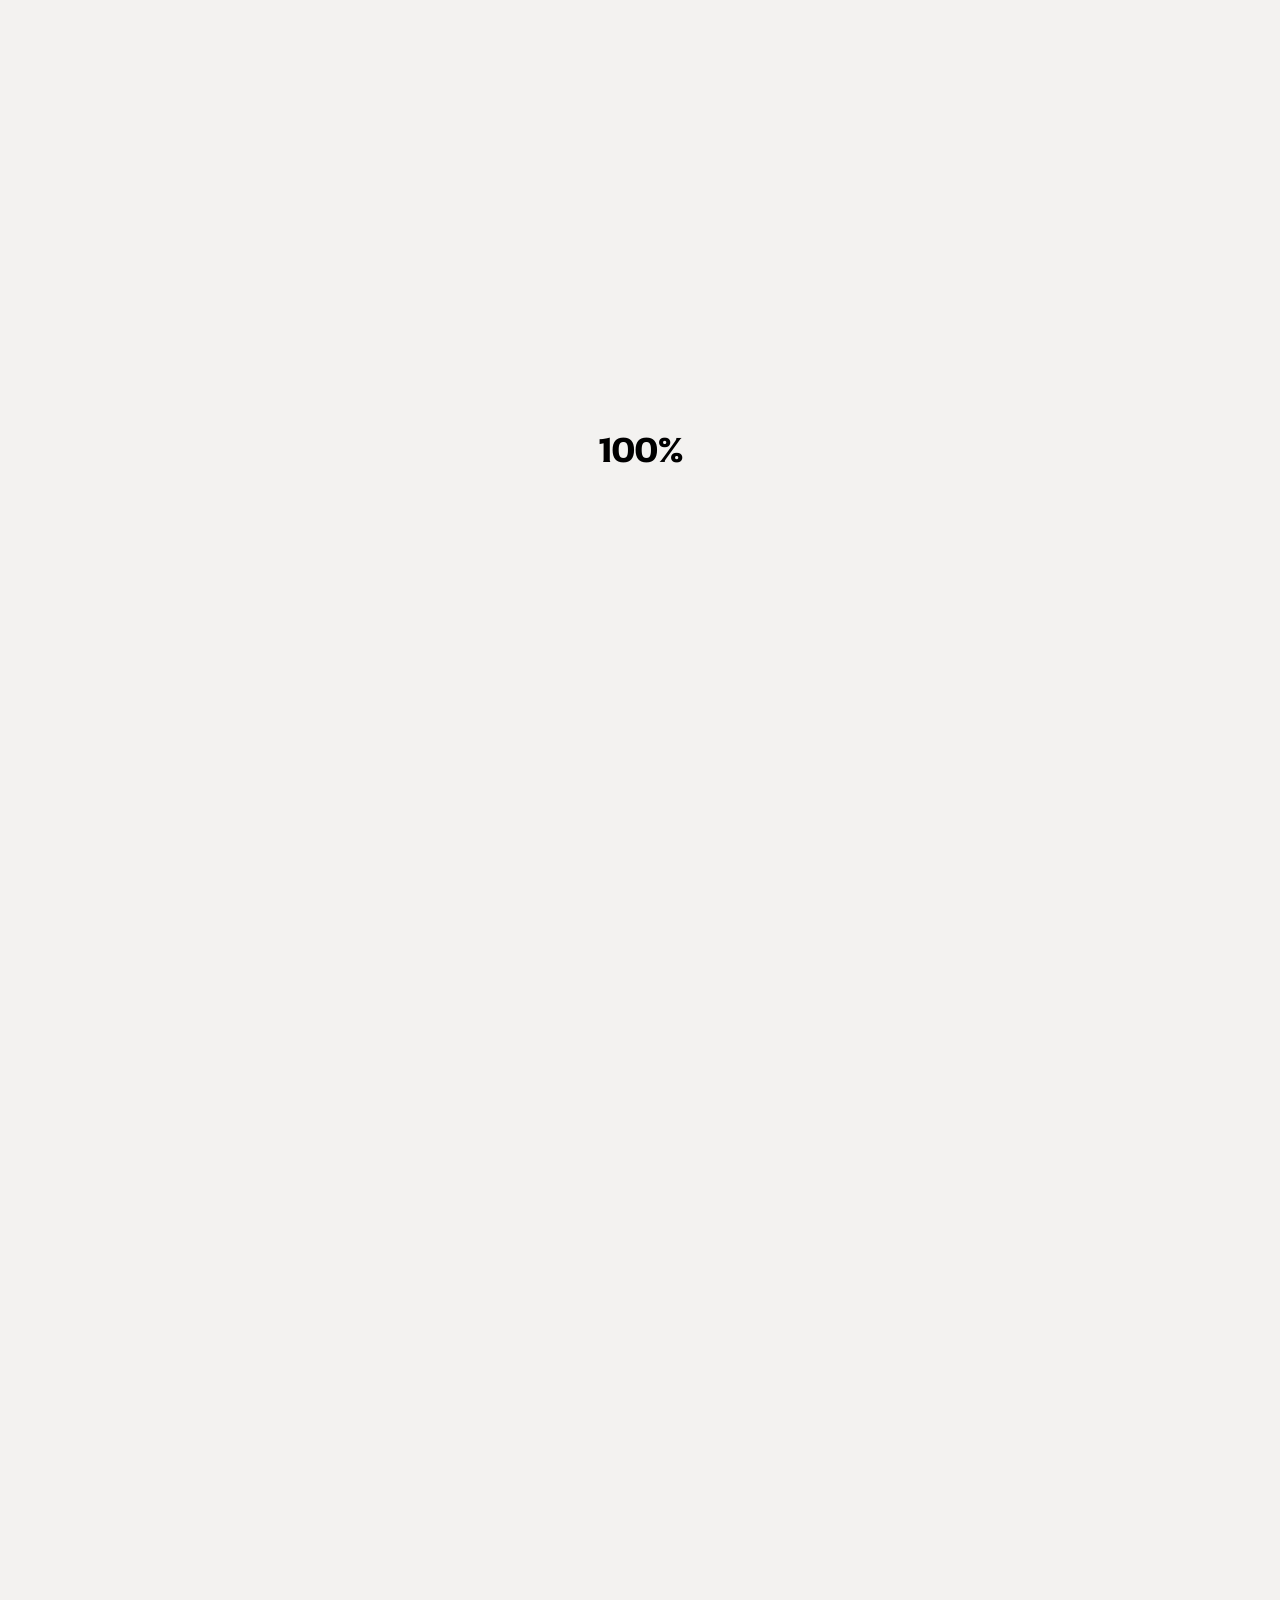
<file: index.html>
<!DOCTYPE html>
<html lang="ru" class="is-loading">
<head>
  <meta charset="UTF-8">
  <meta name="viewport" content="width=device-width, initial-scale=1">
  <title>Kristina Shecurina — Product Designer</title>
  <meta name="description" content="Портфолио: ведущий Product Designer с опытом 7+ лет. Проектирую продукты, которые работают на людей и бизнес.">
  <link rel="preconnect" href="https://fonts.googleapis.com">
  <link rel="preconnect" href="https://fonts.gstatic.com" crossorigin>
  <link href="https://fonts.googleapis.com/css2?family=Caveat&family=Inter:ital,wght@0,400;0,600;1,700&family=Inter+Tight:wght@500&family=Red+Rose:wght@700&display=swap" rel="stylesheet">
  <link rel="preload" as="image" href="head.png">
  <link rel="stylesheet" href="style.css?v=15">
</head>
<body data-page="home">

  <div class="loader" id="loader" aria-hidden="true">
    <p class="loader__num"><span id="loader-num">1</span>%</p>
  </div>

  <div class="cursor" id="cursor" aria-hidden="true">
    <img src="cursor.svg" width="34" height="34" alt="">
  </div>

  <header class="header" id="header">
    <a class="logo" href="index.html" data-logo aria-label="K.S — на главную">K.S</a>
    <div class="header__actions">
      <a class="btn-contact" href="https://t.me/k_shecurina" target="_blank" rel="noopener">
        <span class="btn-contact__icon"><img src="telegram.svg" width="18.462" height="15.3" alt=""></span>
        <span class="btn-contact__label">Связаться</span>
      </a>
      <button class="btn-burger" type="button" data-menu-open aria-label="Открыть меню" aria-expanded="false" aria-controls="menu">
        <img src="burger.svg" width="13.125" height="10.125" alt="">
      </button>
    </div>
  </header>

  <nav class="menu" id="menu" aria-label="Меню" aria-hidden="true">
    <button class="menu__close" type="button" data-menu-close aria-label="Закрыть меню">
      <img src="close.svg" width="14.9105" height="14.9673" alt="">
    </button>
    <ul class="menu__list">
      <li class="menu__item"><a class="menu__link" href="index.html#home"><span class="menu__text">Главная<img class="menu__line" src="underline-orange.svg" alt=""></span></a></li>
      <li class="menu__item"><a class="menu__link" href="index.html#projects"><span class="menu__text">Проекты<img class="menu__line" src="underline-orange.svg" alt=""></span></a></li>
      <li class="menu__item menu__item--sub"><a class="menu__link" href="ddx-fitness.html"><span class="menu__text">DDX Fitness<img class="menu__line" src="underline-orange.svg" alt=""></span></a></li>
      <li class="menu__item menu__item--sub"><span class="menu__link is-locked" aria-disabled="true"><span class="menu__text">Blockchain sports<img class="menu__line" src="underline-gray.svg" alt=""></span><span class="menu__lock"><img src="lock-black.svg" width="14" height="17" alt="Скоро"></span></span></li>
      <li class="menu__item menu__item--sub"><span class="menu__link is-locked" aria-disabled="true"><span class="menu__text">Liquid Mining<img class="menu__line" src="underline-gray.svg" alt=""></span><span class="menu__lock"><img src="lock-black.svg" width="14" height="17" alt="Скоро"></span></span></li>
      <li class="menu__item menu__item--sub"><span class="menu__link is-locked" aria-disabled="true"><span class="menu__text">Mirage<img class="menu__line" src="underline-gray.svg" alt=""></span><span class="menu__lock"><img src="lock-black.svg" width="14" height="17" alt="Скоро"></span></span></li>
      <li class="menu__item menu__item--sub"><span class="menu__link is-locked" aria-disabled="true"><span class="menu__text">Atom Target<img class="menu__line" src="underline-gray.svg" alt=""></span><span class="menu__lock"><img src="lock-black.svg" width="14" height="17" alt="Скоро"></span></span></li>
      <li class="menu__item menu__item--sub"><span class="menu__link is-locked" aria-disabled="true"><span class="menu__text">Insight People<img class="menu__line" src="underline-gray.svg" alt=""></span><span class="menu__lock"><img src="lock-black.svg" width="14" height="17" alt="Скоро"></span></span></li>
      <li class="menu__item"><a class="menu__link" href="index.html#contacts"><span class="menu__text">Контакты<img class="menu__line" src="underline-orange.svg" alt=""></span></a></li>
    </ul>
  </nav>

  <main>
    <section class="hero" id="home">
      <div class="hero__title-wrap">
        <h1 class="hero__title" data-split>portfolio <br class="br-mobile">product <br class="br-desktop"><br class="br-mobile">designer</h1>
        <div class="hero__tag" data-reveal="tag">
          <span class="hero__tag-text">7 лет опыта</span>
        </div>
        <img class="hero__tag-line" data-reveal="draw" src="tag-underline.svg" alt="">
      </div>

      <div class="hero__head" data-reveal="head">
        <div class="head" id="head">
          <div class="head__float">
            <img class="head__img" src="head.png" width="599" height="657" alt="3D-портрет Кристины">
            <span class="eye eye--l"></span>
            <span class="eye eye--r"></span>
          </div>
        </div>
      </div>

      <div class="hero__about" data-reveal style="--d: 500ms">
        <p>Проектирую продукты, которые работают <br>на людей и бизнес</p>
        <p>Ведущий Product Designer с опытом 7+ лет. Превращаю сложные задачи в понятные интерфейсы, развиваю дизайн-системы и помогаю командам создавать продукты, которые растут.</p>
      </div>

      <ul class="hero__socials" data-reveal style="--d: 650ms">
        <li><a class="link" href="https://ru.pinterest.com/ShekurinaProductDesigner/" target="_blank" rel="noopener">Pinterest</a></li>
        <li><a class="link" href="https://www.behance.net/kristinshcheku" target="_blank" rel="noopener">Behance</a></li>
        <li><a class="link" href="https://www.figma.com/design/wg0SSWU6YS7OdEj5748S8h/Portfolio-2026?node-id=7-16685&t=d7juMtPPTQgLZVu6-1" target="_blank" rel="noopener">Figma</a></li>
      </ul>
    </section>

    <section class="projects" id="projects">
      <h2 class="projects__title" data-split>Projects</h2>

      <div class="projects__grid">
        <article class="card" data-reveal>
          <img class="card__badge" src="badge-ddx.png" width="67" height="67" alt="">
          <div class="card__cover"><img src="cover-ddx.png" width="377" height="201" alt="DDX Fitness — экраны приложения" loading="lazy"></div>
          <div class="card__body">
            <h3 class="card__title">DDX Fitness</h3>
            <p class="card__role">Ведущий Product Designer · Mobile</p>
            <p class="card__text">Полный ребрендинг и редизайн ключевых сценариев приложения: главная, расписание, карта, авторизация, профиль, оплаты и др</p>
            <dl class="card__stats" style="--cols: 1fr 128px">
              <div><dt>≈2x</dt><dd>Сократила путь записи на тренировку</dd></div>
              <div><dt>2</dt><dd>Дизайн-системы <br>для web и mobile</dd></div>
            </dl>
          </div>
          <a class="card__btn card__btn--ddx" href="ddx-fitness.html">
            <span>Смотреть проект</span>
            <span class="card__btn-icon"><img src="arrow-up-right.svg" width="11.0114" height="10.2387" alt=""></span>
          </a>
        </article>

        <article class="card" data-reveal style="--d: 100ms">
          <img class="card__badge" src="badge-blockchain.png" width="67" height="67" alt="">
          <div class="card__cover"><img src="cover-blockchain.png" width="377" height="201" alt="Blockchain sports" loading="lazy"></div>
          <div class="card__body">
            <h3 class="card__title">Blockchain sports</h3>
            <p class="card__role">Senior Product Designer · Web</p>
            <p class="card__text">Развивала UX спортивной платформы: проверяла гипотезы через A/B-тесты, проектировала новые разделы и оптимизировала процессы разработки.</p>
            <dl class="card__stats" style="--cols: 199px 1fr">
              <div><dt>+15%</dt><dd>Удержание пользователей <br>в первую неделю</dd></div>
              <div><dt>−40%</dt><dd>Итераций при передаче <br>дизайна в разработку</dd></div>
            </dl>
          </div>
          <span class="card__btn is-locked" aria-disabled="true">
            <span>Пока оформляю</span>
            <span class="card__btn-icon"><img src="lock-white.svg" width="13.125" height="16.125" alt=""></span>
          </span>
        </article>

        <article class="card" data-reveal style="--d: 200ms">
          <img class="card__badge" src="badge-green.png" width="67" height="67" alt="">
          <div class="card__cover"><img src="cover-liquid.png" width="377" height="201" alt="Liquid Mining" loading="lazy"></div>
          <div class="card__body">
            <h3 class="card__title">Liquid Mining</h3>
            <p class="card__role">Senior Product Designer · Web · Mobile</p>
            <p class="card__text">Ребрендинг криптоплатформы с нуля от концепции до MVP 2.0, разработала единую дизайн-систему и улучшила ключевые сценарии.</p>
            <dl class="card__stats" style="--cols: 188px 1fr">
              <div><dt>+20%</dt><dd>Конверсия в регистрацию <br>и пополнение</dd></div>
              <div><dt>2</dt><dd>Адаптивных Дизайн системы под web и mobile</dd></div>
            </dl>
          </div>
          <span class="card__btn is-locked" aria-disabled="true">
            <span>Пока оформляю</span>
            <span class="card__btn-icon"><img src="lock-white.svg" width="13.125" height="16.125" alt=""></span>
          </span>
        </article>

        <article class="card" data-reveal>
          <img class="card__badge" src="badge-green.png" width="67" height="67" alt="">
          <div class="card__cover"><img src="cover-mirage.png" width="377" height="201" alt="Mirage" loading="lazy"></div>
          <div class="card__body">
            <h3 class="card__title">Mirage</h3>
            <p class="card__role">Senior Product Designer · Web · Mobile</p>
            <p class="card__text">Разработала адаптивные интерфейсы и UI Kit. На этапе прототипирования проверила сценарии и устранила критические UX-проблемы.</p>
            <dl class="card__stats" style="--cols: 1fr 120px">
              <div><dt>7</dt><dd>Критических UX-проблем устранено</dd></div>
              <div><dt>1</dt><dd>Дизайн-система<br>для mini-ap</dd></div>
            </dl>
          </div>
          <span class="card__btn is-locked" aria-disabled="true">
            <span>Пока оформляю</span>
            <span class="card__btn-icon"><img src="lock-white.svg" width="13.125" height="16.125" alt=""></span>
          </span>
        </article>

        <article class="card" data-reveal style="--d: 100ms">
          <img class="card__badge" src="badge-green.png" width="67" height="67" alt="">
          <div class="card__cover"><img src="cover-atom.png" width="377" height="201" alt="Atom Target" loading="lazy"></div>
          <div class="card__body">
            <h3 class="card__title">Atom Target</h3>
            <p class="card__role">Senior Product Designer · Web · Mobile</p>
            <p class="card__text">Спроектировала MVP B2B-сервиса. Через глубинные интервью выявила проблемы онбординга и переработала пользовательские сценарии.</p>
            <dl class="card__stats" style="--cols: 1fr 162px">
              <div><dt>−18%</dt><dd>Отказов <br>на первом экране</dd></div>
              <div><dt>10</dt><dd>Глубинных интервью <br>с пользователями</dd></div>
            </dl>
          </div>
          <span class="card__btn is-locked" aria-disabled="true">
            <span>Пока оформляю</span>
            <span class="card__btn-icon"><img src="lock-white.svg" width="13.125" height="16.125" alt=""></span>
          </span>
        </article>

        <article class="card" data-reveal style="--d: 200ms">
          <img class="card__badge" src="badge-insight.png" width="67" height="67" alt="">
          <div class="card__cover"><img src="cover-insight.png?v=15" width="377" height="201" alt="Insight People" loading="lazy"></div>
          <div class="card__body">
            <h3 class="card__title">Insight People</h3>
            <p class="card__role">Senior Product Designer · Web · Mobile</p>
            <p class="card__text">Разрабатывала веб-продукт с нуля: от концепции и UX-исследований до проектирования функционала, дизайн-ревью и запуска.</p>
            <dl class="card__stats" style="--cols: 1fr 1fr">
              <div><dt>0 → 1</dt><dd>Разработка <br>продукта с нуля</dd></div>
              <div><dt>End-to-end</dt><dd>От исследований<br>до реализации</dd></div>
            </dl>
          </div>
          <span class="card__btn is-locked" aria-disabled="true">
            <span>Пока оформляю</span>
            <span class="card__btn-icon"><img src="lock-white.svg" width="13.125" height="16.125" alt=""></span>
          </span>
        </article>
      </div>
    </section>
  </main>

  <footer class="footer" id="contacts">
    <div class="footer__cols">
      <div class="footer__col" data-reveal>
        <p class="footer__label">Меню</p>
        <ul>
          <li><a class="link" href="index.html#home">Главная</a></li>
          <li><a class="link" href="index.html#projects">Проекты</a></li>
        </ul>
      </div>
      <div class="footer__col" data-reveal style="--d: 100ms">
        <p class="footer__label">Социальные сети</p>
        <ul>
          <li><a class="link" href="https://ru.pinterest.com/ShekurinaProductDesigner/" target="_blank" rel="noopener">Pinterest</a></li>
          <li><a class="link" href="https://www.behance.net/kristinshcheku" target="_blank" rel="noopener">Behance</a></li>
          <li><a class="link" href="https://www.figma.com/design/wg0SSWU6YS7OdEj5748S8h/Portfolio-2026?node-id=7-16685&t=d7juMtPPTQgLZVu6-1" target="_blank" rel="noopener">Figma</a></li>
        </ul>
      </div>
      <div class="footer__col" data-reveal style="--d: 200ms">
        <p class="footer__label">Контакты</p>
        <ul>
          <li><a class="link" href="https://t.me/k_shecurina" target="_blank" rel="noopener">Telegram</a></li>
          <li><a class="link" href="https://wa.me/79090577886" target="_blank" rel="noopener">Whats App</a></li>
          <li><a class="link" href="mailto:kshekurina@yandex.ru">Email: kshekurina@yandex.ru</a></li>
        </ul>
      </div>
    </div>
    <p class="footer__giant" data-split="chars" aria-label="@ shekurina">@ shekurina</p>
  </footer>

  <script src="main.js?v=15"></script>
</body>
</html>
</file>
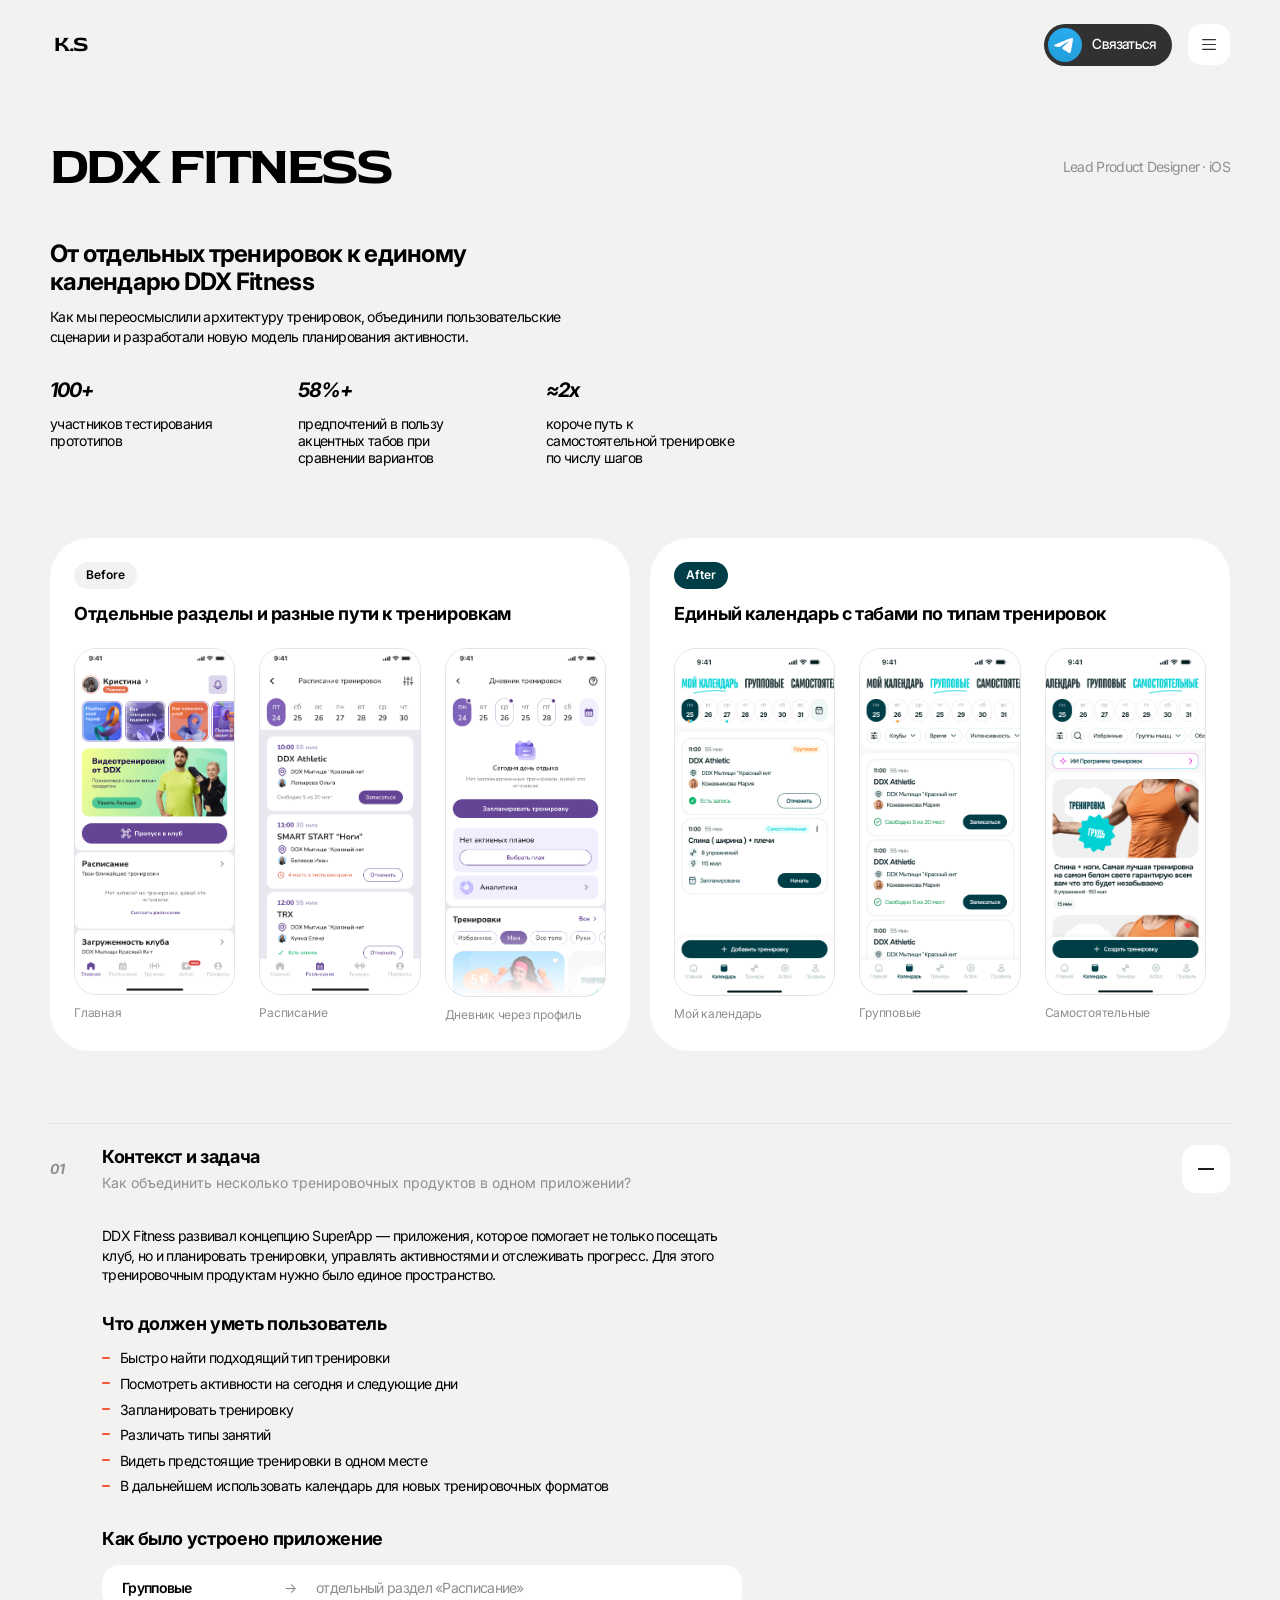
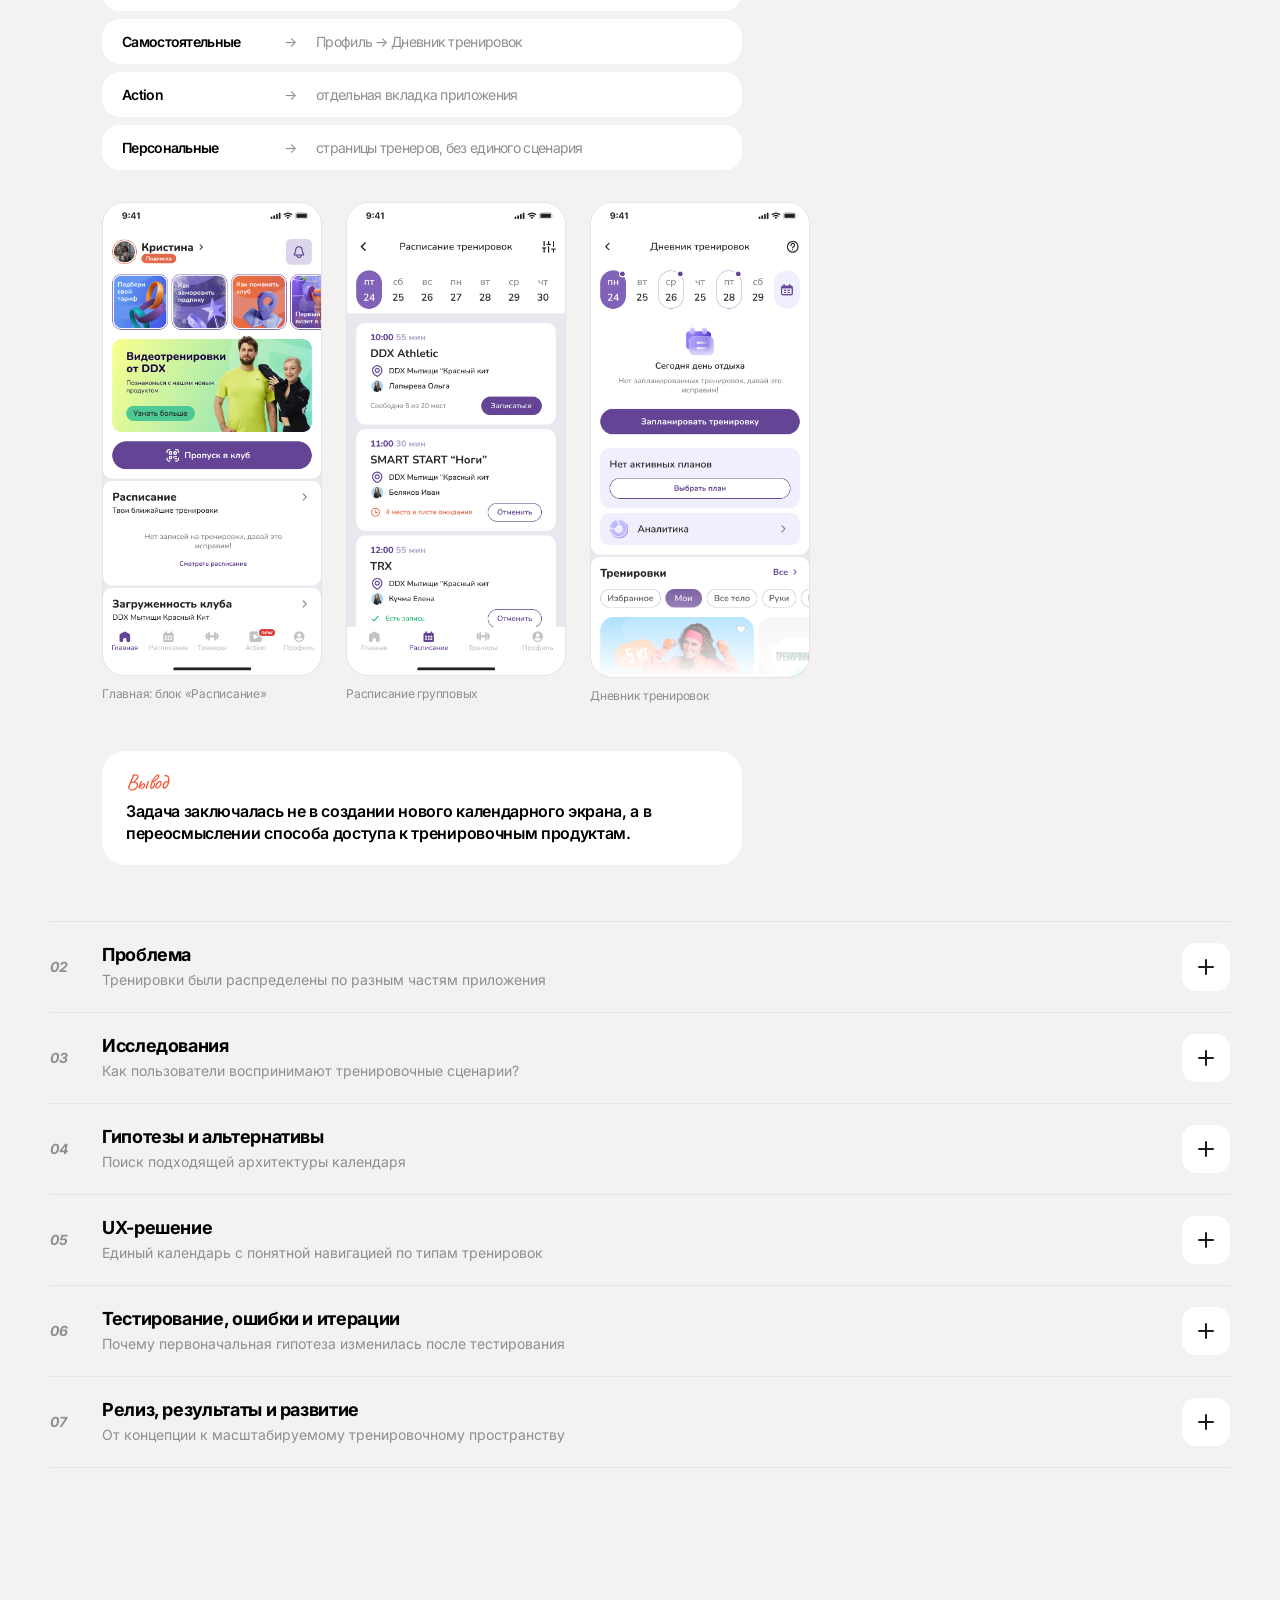
<file: ddx-fitness.html>
<!DOCTYPE html>
<html lang="ru" class="is-loading">
<head>
  <meta charset="UTF-8">
  <meta name="viewport" content="width=device-width, initial-scale=1">
  <title>DDX Fitness — Kristina Shecurina</title>
  <link rel="preconnect" href="https://fonts.googleapis.com">
  <link rel="preconnect" href="https://fonts.gstatic.com" crossorigin>
  <link href="https://fonts.googleapis.com/css2?family=Caveat&family=Inter:ital,wght@0,400;0,600;1,700&family=Inter+Tight:wght@500&family=Red+Rose:wght@700&display=swap" rel="stylesheet">
  <link rel="stylesheet" href="style.css?v=15">
</head>
<body data-page="ddx">

  <div class="loader" id="loader" aria-hidden="true">
    <p class="loader__num"><span id="loader-num">1</span>%</p>
  </div>

  <div class="cursor" id="cursor" aria-hidden="true">
    <img src="cursor.svg" width="34" height="34" alt="">
  </div>

  <header class="header" id="header">
    <a class="logo" href="index.html" data-logo aria-label="K.S — на главную">K.S</a>
    <div class="header__actions">
      <a class="btn-contact" href="https://t.me/k_shecurina" target="_blank" rel="noopener">
        <span class="btn-contact__icon"><img src="telegram.svg" width="18.462" height="15.3" alt=""></span>
        <span class="btn-contact__label">Связаться</span>
      </a>
      <button class="btn-burger" type="button" data-menu-open aria-label="Открыть меню" aria-expanded="false" aria-controls="menu">
        <img src="burger.svg" width="13.125" height="10.125" alt="">
      </button>
    </div>
  </header>

  <nav class="menu" id="menu" aria-label="Меню" aria-hidden="true">
    <button class="menu__close" type="button" data-menu-close aria-label="Закрыть меню">
      <img src="close.svg" width="14.9105" height="14.9673" alt="">
    </button>
    <ul class="menu__list">
      <li class="menu__item"><a class="menu__link" href="index.html#home"><span class="menu__text">Главная<img class="menu__line" src="underline-orange.svg" alt=""></span></a></li>
      <li class="menu__item"><a class="menu__link" href="index.html#projects"><span class="menu__text">Проекты<img class="menu__line" src="underline-orange.svg" alt=""></span></a></li>
      <li class="menu__item menu__item--sub"><a class="menu__link" href="ddx-fitness.html"><span class="menu__text">DDX Fitness<img class="menu__line" src="underline-orange.svg" alt=""></span></a></li>
      <li class="menu__item menu__item--sub"><span class="menu__link is-locked" aria-disabled="true"><span class="menu__text">Blockchain sports<img class="menu__line" src="underline-gray.svg" alt=""></span><span class="menu__lock"><img src="lock-black.svg" width="14" height="17" alt="Скоро"></span></span></li>
      <li class="menu__item menu__item--sub"><span class="menu__link is-locked" aria-disabled="true"><span class="menu__text">Liquid Mining<img class="menu__line" src="underline-gray.svg" alt=""></span><span class="menu__lock"><img src="lock-black.svg" width="14" height="17" alt="Скоро"></span></span></li>
      <li class="menu__item menu__item--sub"><span class="menu__link is-locked" aria-disabled="true"><span class="menu__text">Mirage<img class="menu__line" src="underline-gray.svg" alt=""></span><span class="menu__lock"><img src="lock-black.svg" width="14" height="17" alt="Скоро"></span></span></li>
      <li class="menu__item menu__item--sub"><span class="menu__link is-locked" aria-disabled="true"><span class="menu__text">Atom Target<img class="menu__line" src="underline-gray.svg" alt=""></span><span class="menu__lock"><img src="lock-black.svg" width="14" height="17" alt="Скоро"></span></span></li>
      <li class="menu__item menu__item--sub"><span class="menu__link is-locked" aria-disabled="true"><span class="menu__text">Insight People<img class="menu__line" src="underline-gray.svg" alt=""></span><span class="menu__lock"><img src="lock-black.svg" width="14" height="17" alt="Скоро"></span></span></li>
      <li class="menu__item"><a class="menu__link" href="index.html#contacts"><span class="menu__text">Контакты<img class="menu__line" src="underline-orange.svg" alt=""></span></a></li>
    </ul>
  </nav>

  <main class="case">
    <section class="case-hero">
      <div class="case-hero__top">
        <h1 class="case-hero__title" data-split>DDX Fitness</h1>
        <p class="case-hero__role" data-reveal>Lead Product Designer · iOS</p>
      </div>
      <div class="case-hero__lead" data-reveal style="--d: 150ms">
        <h2 class="case-hero__h">От отдельных тренировок к единому календарю DDX Fitness</h2>
        <p>Как мы переосмыслили архитектуру тренировок, объединили пользовательские сценарии и разработали новую модель планирования активности.</p>
      </div>
      <dl class="case-facts" data-reveal style="--d: 300ms">
        <div><dt>100+</dt><dd>участников тестирования прототипов</dd></div>
        <div><dt>58%+</dt><dd>предпочтений в пользу акцентных табов при сравнении вариантов</dd></div>
        <div><dt>≈2x</dt><dd>короче путь к самостоятельной тренировке по числу шагов</dd></div>
      </dl>
    </section>

    <section class="case-ba">
      <div class="case-ba__panel" data-reveal>
        <span class="case-ba__label">Before</span>
        <h2 class="case-h">Отдельные разделы и разные пути к тренировкам</h2>
        <div class="shots"><figure class="shot"><div class="shot__frame"><img src="old-home.png" width="375" height="812" loading="lazy" alt="Главная" data-zoom></div><figcaption>Главная</figcaption></figure><figure class="shot"><div class="shot__frame"><img src="old-schedule.png" width="375" height="812" loading="lazy" alt="Расписание" data-zoom></div><figcaption>Расписание</figcaption></figure><figure class="shot shot--crop"><div class="shot__frame"><img src="old-diary.png" width="375" height="1349" loading="lazy" alt="Дневник через профиль" data-zoom></div><figcaption>Дневник через профиль</figcaption></figure></div>
      </div>
      <div class="case-ba__panel" data-reveal style="--d: 120ms">
        <span class="case-ba__label case-ba__label--after">After</span>
        <h2 class="case-h">Единый календарь с табами по типам тренировок</h2>
        <div class="shots"><figure class="shot"><div class="shot__frame"><img src="final-active.png" width="390" height="846" loading="lazy" alt="Мой календарь" data-zoom></div><figcaption>Мой календарь</figcaption></figure><figure class="shot"><div class="shot__frame"><img src="tabs-final.png" width="390" height="844" loading="lazy" alt="Групповые" data-zoom></div><figcaption>Групповые</figcaption></figure><figure class="shot"><div class="shot__frame"><img src="self-default.png" width="390" height="844" loading="lazy" alt="Самостоятельные" data-zoom></div><figcaption>Самостоятельные</figcaption></figure></div>
      </div>
    </section>

    <section class="acc" aria-label="Этапы проекта">
        <article class="acc__item is-open">
          <button class="acc__head" type="button" aria-expanded="true" aria-controls="stage-01">
            <span class="acc__num">01</span>
            <span class="acc__titles"><span class="acc__title">Контекст и задача</span><span class="acc__sub">Как объединить несколько тренировочных продуктов в одном приложении?</span></span>
            <span class="acc__btn" aria-hidden="true"><i></i><i></i></span>
          </button>
          <div class="acc__panel" id="stage-01"><div class="acc__inner"><div class="acc__body">
<div class="case-text">
  <p>DDX Fitness развивал концепцию SuperApp — приложения, которое помогает не только посещать клуб, но и планировать тренировки, управлять активностями и отслеживать прогресс. Для этого тренировочным продуктам нужно было единое пространство.</p>
  <h3 class="case-h">Что должен уметь пользователь</h3>
  <ul class="case-list"><li>Быстро найти подходящий тип тренировки</li><li>Посмотреть активности на сегодня и следующие дни</li><li>Запланировать тренировку</li><li>Различать типы занятий</li><li>Видеть предстоящие тренировки в одном месте</li><li>В дальнейшем использовать календарь для новых тренировочных форматов</li></ul>
</div>
<h3 class="case-h">Как было устроено приложение</h3>
<div class="arch">
  <div class="arch__row"><span class="arch__node">Групповые</span><span class="arch__arrow">→</span><span class="arch__path">отдельный раздел «Расписание»</span></div>
  <div class="arch__row"><span class="arch__node">Самостоятельные</span><span class="arch__arrow">→</span><span class="arch__path">Профиль → Дневник тренировок</span></div>
  <div class="arch__row"><span class="arch__node">Action</span><span class="arch__arrow">→</span><span class="arch__path">отдельная вкладка приложения</span></div>
  <div class="arch__row"><span class="arch__node">Персональные</span><span class="arch__arrow">→</span><span class="arch__path">страницы тренеров, без единого сценария</span></div>
</div>
<div class="shots"><figure class="shot"><div class="shot__frame"><img src="old-home.png" width="375" height="812" loading="lazy" alt="Главная: блок «Расписание»" data-zoom></div><figcaption>Главная: блок «Расписание»</figcaption></figure><figure class="shot"><div class="shot__frame"><img src="old-schedule.png" width="375" height="812" loading="lazy" alt="Расписание групповых" data-zoom></div><figcaption>Расписание групповых</figcaption></figure><figure class="shot shot--crop"><div class="shot__frame"><img src="old-diary.png" width="375" height="1349" loading="lazy" alt="Дневник тренировок" data-zoom></div><figcaption>Дневник тренировок</figcaption></figure></div>
<p class="case-note"><span class="case-note__label">Вывод</span>Задача заключалась не в создании нового календарного экрана, а в переосмыслении способа доступа к тренировочным продуктам.</p>
</div></div></div>
        </article>
        <article class="acc__item">
          <button class="acc__head" type="button" aria-expanded="false" aria-controls="stage-02">
            <span class="acc__num">02</span>
            <span class="acc__titles"><span class="acc__title">Проблема</span><span class="acc__sub">Тренировки были распределены по разным частям приложения</span></span>
            <span class="acc__btn" aria-hidden="true"><i></i><i></i></span>
          </button>
          <div class="acc__panel" id="stage-02"><div class="acc__inner"><div class="acc__body">
<div class="case-grid3">
  <div class="case-card"><span class="case-card__num">1</span><h3 class="case-h">Групповые</h3><p>Раздел был доступен, но пользователям было непросто разобраться с фильтрами и датами.</p></div>
  <div class="case-card"><span class="case-card__num">2</span><h3 class="case-h">Самостоятельные</h3><p>Тренировки находились внутри дневника, который сначала нужно было найти через профиль.</p></div>
  <div class="case-card"><span class="case-card__num">3</span><h3 class="case-h">Action</h3><p>Существовал как отдельный продукт, ценность которого была понятна не всем пользователям.</p></div>
</div>
<div class="case-text"><p>Мы опирались на данные использования разделов, глубинные интервью и поведенческие метрики.</p></div>
<h3 class="case-h">Before: отдельные точки входа</h3>
<div class="shots"><figure class="shot"><div class="shot__frame"><img src="old-home.png" width="375" height="812" loading="lazy" alt="Главная" data-zoom></div><figcaption>Главная</figcaption></figure><figure class="shot"><div class="shot__frame"><img src="old-schedule.png" width="375" height="812" loading="lazy" alt="Расписание групповых" data-zoom></div><figcaption>Расписание групповых</figcaption></figure><figure class="shot"><div class="shot__frame"><img src="old-group.png" width="375" height="812" loading="lazy" alt="Карточка групповой тренировки" data-zoom></div><figcaption>Карточка групповой тренировки</figcaption></figure><figure class="shot shot--crop"><div class="shot__frame"><img src="old-profile.png" width="375" height="1066" loading="lazy" alt="Профиль — вход в дневник" data-zoom></div><figcaption>Профиль — вход в дневник</figcaption></figure><figure class="shot shot--crop"><div class="shot__frame"><img src="old-diary.png" width="375" height="1349" loading="lazy" alt="Дневник тренировок" data-zoom></div><figcaption>Дневник тренировок</figcaption></figure><figure class="shot shot--crop"><div class="shot__frame"><img src="old-trainer.png" width="375" height="2291" loading="lazy" alt="Профиль тренера" data-zoom></div><figcaption>Профиль тренера</figcaption></figure></div>
<p class="case-note"><span class="case-note__label">Вывод</span>У каждого типа тренировок был собственный путь, и пользователю приходилось помнить, где что находится.</p>
</div></div></div>
        </article>
        <article class="acc__item">
          <button class="acc__head" type="button" aria-expanded="false" aria-controls="stage-03">
            <span class="acc__num">03</span>
            <span class="acc__titles"><span class="acc__title">Исследования</span><span class="acc__sub">Как пользователи воспринимают тренировочные сценарии?</span></span>
            <span class="acc__btn" aria-hidden="true"><i></i><i></i></span>
          </button>
          <div class="acc__panel" id="stage-03"><div class="acc__inner"><div class="acc__body">
<div class="case-cols">
  <div class="case-text">
    <h3 class="case-h">Методы</h3>
    <ul class="case-list"><li>Глубинные интервью</li><li>Анализ продуктовой аналитики</li><li>Анализ бенчмарков</li><li>Usability-тестирование интерактивных прототипов</li></ul>
    <p>Организацию и проведение исследований вёл исследователь. Я определяла продуктовые вопросы, гипотезы и варианты решений, готовила прототипы и участвовала в анализе результатов.</p>
    <p>При отборе участников учитывали пол, возраст, опыт в фитнесе, занятия спортом и опыт использования приложения DDX.</p>
  </div>
  <div class="case-fact"><span class="case-fact__value">100+</span><span class="case-fact__label">человек приняли участие в тестировании прототипов на разных этапах — это суммарная цифра, а не размер одного теста</span></div>
</div>
<h3 class="case-h">Ключевой инсайт</h3>
<div class="case-cols case-cols--shot">
  <div class="shots"><figure class="shot"><div class="shot__frame"><img src="tabs-v1.png" width="390" height="844" loading="lazy" alt="Вариант с выпадающим single-select" data-zoom></div><figcaption>Вариант с выпадающим single-select</figcaption></figure></div>
  <div class="case-text"><p>Переключение типа тренировки через выпадающий single-select оказалось недостаточно понятным: пользователи не всегда замечали, что тип можно сменить.</p>
  <p class="case-note"><span class="case-note__label">Вывод</span>Навигация должна показывать доступные типы занятий, а не скрывать их внутри дополнительных действий.</p></div>
</div>
</div></div></div>
        </article>
        <article class="acc__item">
          <button class="acc__head" type="button" aria-expanded="false" aria-controls="stage-04">
            <span class="acc__num">04</span>
            <span class="acc__titles"><span class="acc__title">Гипотезы и альтернативы</span><span class="acc__sub">Поиск подходящей архитектуры календаря</span></span>
            <span class="acc__btn" aria-hidden="true"><i></i><i></i></span>
          </button>
          <div class="acc__panel" id="stage-04"><div class="acc__inner"><div class="acc__body">
<div class="concept">
  <div class="concept__text"><span class="concept__letter">A</span><h3 class="case-h">Общая лента тренировок</h3>
    <dl class="case-dl"><dt>Идея</dt><dd>Все тренировки дня в одной ленте с сортировкой по типам.</dd>
    <dt>Взаимодействие</dt><dd>Пользователь выбирает день и фильтрует ленту чипами по типу занятия.</dd>
    <dt>Что проверяли</dt><dd>Удобно ли искать нужный тип тренировки в общем списке.</dd>
    <dt>Плюсы и ограничения</dt><dd>Вся активность видна сразу, но разные типы тренировок оказываются в одном потоке.</dd></dl></div>
  <div class="shots"><figure class="shot"><div class="shot__frame"><img src="proto-empty-v1.png" width="390" height="844" loading="lazy" alt="Пустой день" data-zoom></div><figcaption>Пустой день</figcaption></figure><figure class="shot shot--crop"><div class="shot__frame"><img src="proto-full-v1.png" width="390" height="1403" loading="lazy" alt="Заполненный день" data-zoom></div><figcaption>Заполненный день</figcaption></figure><figure class="shot"><div class="shot__frame"><img src="proto-add-v1.png" width="390" height="844" loading="lazy" alt="Добавление тренировки" data-zoom></div><figcaption>Добавление тренировки</figcaption></figure></div>
</div>
<div class="concept">
  <div class="concept__text"><span class="concept__letter">B</span><h3 class="case-h">Календарная модель</h3>
    <dl class="case-dl"><dt>Идея</dt><dd>Таймлайн дня по аналогии с Google Calendar.</dd>
    <dt>Взаимодействие</dt><dd>Пользователь выбирает время и затем тип занятия.</dd>
    <dt>Что проверяли</dt><dd>Готовы ли пользователи планировать тренировку от времени, а не от типа.</dd>
    <dt>Плюсы и ограничения</dt><dd>Привычная календарная механика, но тип тренировки выбирается только на втором шаге.</dd></dl></div>
  <div class="shots"><figure class="shot"><div class="shot__frame"><img src="proto-empty-v2.png" width="390" height="844" loading="lazy" alt="Пустой таймлайн" data-zoom></div><figcaption>Пустой таймлайн</figcaption></figure><figure class="shot"><div class="shot__frame"><img src="cal-default-v2.png" width="390" height="844" loading="lazy" alt="День с отметкой времени" data-zoom></div><figcaption>День с отметкой времени</figcaption></figure><figure class="shot"><div class="shot__frame"><img src="cal-planned-v2.png" width="390" height="844" loading="lazy" alt="Все тренировки дня: запланированные и нет" data-zoom></div><figcaption>Все тренировки дня: запланированные и нет</figcaption></figure></div>
</div>
<div class="concept">
  <div class="concept__text"><span class="concept__letter">C</span><h3 class="case-h">Календарь с табами и карточками</h3>
    <dl class="case-dl"><dt>Идея</dt><dd>Календарь, в котором типы тренировок вынесены в навигацию.</dd>
    <dt>Взаимодействие</dt><dd>Пользователь переключает тип тренировки табом и работает с карточками выбранного раздела.</dd>
    <dt>Что проверяли</dt><dd>Замечают ли пользователи доступные типы тренировок и понимают ли, как между ними переключаться.</dd>
    <dt>Плюсы и ограничения</dt><dd>Типы занятий видны сразу; требуется единая структура карточек для разных продуктов.</dd></dl></div>
  <div class="shots"><figure class="shot"><div class="shot__frame"><img src="cal-default-v1.png" width="390" height="844" loading="lazy" alt="Пустой день" data-zoom></div><figcaption>Пустой день</figcaption></figure><figure class="shot"><div class="shot__frame"><img src="cal-planned-v1.png" width="390" height="844" loading="lazy" alt="Все тренировки дня: запланированные и нет" data-zoom></div><figcaption>Все тренировки дня: запланированные и нет</figcaption></figure><figure class="shot"><div class="shot__frame"><img src="tabs-v6.png" width="390" height="844" loading="lazy" alt="Табы по типам тренировок" data-zoom></div><figcaption>Табы по типам тренировок</figcaption></figure></div>
</div>
<p class="case-note"><span class="case-note__label">Вывод</span>Дальше мы развивали концепцию C: она делала типы тренировок видимыми без дополнительных действий.</p>
</div></div></div>
        </article>
        <article class="acc__item">
          <button class="acc__head" type="button" aria-expanded="false" aria-controls="stage-05">
            <span class="acc__num">05</span>
            <span class="acc__titles"><span class="acc__title">UX-решение</span><span class="acc__sub">Единый календарь с понятной навигацией по типам тренировок</span></span>
            <span class="acc__btn" aria-hidden="true"><i></i><i></i></span>
          </button>
          <div class="acc__panel" id="stage-05"><div class="acc__inner"><div class="acc__body">
<div class="decision">
  <div class="case-text"><h3 class="case-h">Акцентные табы</h3><p>Пользователь сразу видит доступные типы тренировок и переключается между ними без скрытых выпадающих списков.</p></div>
  <div class="shots"><figure class="shot"><div class="shot__frame"><img src="final-active.png" width="390" height="846" loading="lazy" alt="Мой календарь" data-zoom></div><figcaption>Мой календарь</figcaption></figure><figure class="shot"><div class="shot__frame"><img src="tabs-final.png" width="390" height="844" loading="lazy" alt="Групповые" data-zoom></div><figcaption>Групповые</figcaption></figure><figure class="shot"><div class="shot__frame"><img src="self-default.png" width="390" height="844" loading="lazy" alt="Самостоятельные" data-zoom></div><figcaption>Самостоятельные</figcaption></figure></div>
</div>
<div class="decision">
  <div class="case-text"><h3 class="case-h">Специализированные фильтры</h3>
    <dl class="case-dl"><dt>Групповые</dt><dd>Время, клуб, интенсивность, категории, тренеры, доступность записи и свободные места.</dd>
    <dt>Самостоятельные</dt><dd>Группы мышц, оборудование, автор программы и длительность.</dd>
    <dt>Action</dt><dd>Группы мышц, интенсивность, длительность, категории, тренировки дома или в зале и тренеры.</dd></dl>
    <p>Ключевые параметры видны сразу в чипах, расширенные настройки открываются в нижних панелях.</p></div>
  <div class="shots"><figure class="shot"><div class="shot__frame"><img src="group-filters.png" width="390" height="844" loading="lazy" alt="Групповые: активный фильтр" data-zoom></div><figcaption>Групповые: активный фильтр</figcaption></figure><figure class="shot"><div class="shot__frame"><img src="self-filters.png" width="390" height="844" loading="lazy" alt="Самостоятельные: фильтры" data-zoom></div><figcaption>Самостоятельные: фильтры</figcaption></figure><figure class="shot"><div class="shot__frame"><img src="group-empty.png" width="390" height="842" loading="lazy" alt="Пустой результат фильтрации" data-zoom></div><figcaption>Пустой результат фильтрации</figcaption></figure></div>
</div>
<div class="decision">
  <div class="case-text"><h3 class="case-h">Ближайшие тренировки</h3><p>В групповых сначала показываются ближайшие записи пользователя, затем остальные занятия.</p>
    <h3 class="case-h">Планирование из дневника</h3><p>Путь к самостоятельным тренировкам стал короче: дневник больше не нужно искать внутри профиля.</p></div>
  <div class="shots"><figure class="shot"><div class="shot__frame"><img src="near-2.png" width="390" height="844" loading="lazy" alt="Групповые: сначала записи пользователя" data-zoom></div><figcaption>Групповые: сначала записи пользователя</figcaption></figure><figure class="shot"><div class="shot__frame"><img src="near-all.png" width="390" height="844" loading="lazy" alt="Самостоятельные: запланированная и все тренировки" data-zoom></div><figcaption>Самостоятельные: запланированная и все тренировки</figcaption></figure></div>
</div>
<div class="decision">
  <div class="case-text"><h3 class="case-h">Календарь и пустые состояния</h3><p>В блоке календаря отображаются ближайшие активности или empty state с возможностью выбрать тренировку. Месячный вид показывает тренировочную активность по датам.</p></div>
  <div class="shots shots--flow"><figure class="shot"><div class="shot__frame"><img src="flow-empty.png" width="390" height="846" loading="lazy" alt="Empty state" data-zoom></div><figcaption>Empty state</figcaption></figure><figure class="shot"><div class="shot__frame"><img src="flow-3.png" width="390" height="920" loading="lazy" alt="Три тренировки в один день" data-zoom></div><figcaption>Три тренировки в один день</figcaption></figure><figure class="shot"><div class="shot__frame"><img src="flow-add.png" width="393" height="920" loading="lazy" alt="Нажатие на «Добавить тренировку»" data-zoom></div><figcaption>Нажатие на «Добавить тренировку»</figcaption></figure><figure class="shot"><div class="shot__frame"><img src="flow-calendar.png" width="390" height="844" loading="lazy" alt="Календарь" data-zoom></div><figcaption>Календарь</figcaption></figure></div>
</div>
<div class="decision">
  <div class="case-text"><h3 class="case-h">Общие паттерны и цвет</h3><p>Карточки разных тренировочных продуктов приведены к согласованной структуре с сохранением важной для каждого информации. Архитектура рассчитана на подключение новых типов тренировок.</p>
    <ul class="legend"><li><img src="chip-group.png" width="74" height="20" alt="Групповая"></li><li><img src="chip-self.png" width="112" height="20" alt="Самостоятельная"></li><li><img src="chip-action.png" width="50" height="20" alt="Action"></li></ul></div>
  <div class="shots"><figure class="shot"><div class="shot__frame"><img src="final-diary-active.png" width="390" height="846" loading="lazy" alt="Типы тренировок в одном дне" data-zoom></div><figcaption>Типы тренировок в одном дне</figcaption></figure><figure class="shot shot--blur"><div class="shot__frame"><img src="personal.png" width="390" height="844" loading="lazy" alt="Персональные"><span class="shot__badge">Ещё не в проде</span></div><figcaption>Персональные</figcaption></figure><figure class="shot shot--blur"><div class="shot__frame"><img src="action.png" width="390" height="844" loading="lazy" alt="Action"><span class="shot__badge">Ещё не в проде</span></div><figcaption>Action</figcaption></figure></div>
</div>
</div></div></div>
        </article>
        <article class="acc__item">
          <button class="acc__head" type="button" aria-expanded="false" aria-controls="stage-06">
            <span class="acc__num">06</span>
            <span class="acc__titles"><span class="acc__title">Тестирование, ошибки и итерации</span><span class="acc__sub">Почему первоначальная гипотеза изменилась после тестирования</span></span>
            <span class="acc__btn" aria-hidden="true"><i></i><i></i></span>
          </button>
          <div class="acc__panel" id="stage-06"><div class="acc__inner"><div class="acc__body">
<div class="case-text"><p>Мы проводили usability-тестирование альтернативных прототипов — это не A/B-тест на реальном трафике.</p></div>
<ol class="steps">
  <li class="steps__item"><span class="steps__num">1</span><h3 class="case-h">Исходная концепция</h3><p>Все типы тренировок предлагались как равнозначный выбор.</p><div class="shots"><figure class="shot"><div class="shot__frame"><img src="cal-default-v1.png" width="390" height="844" loading="lazy" alt="Равнозначный выбор типа" data-zoom></div><figcaption>Равнозначный выбор типа</figcaption></figure></div></li>
  <li class="steps__item"><span class="steps__num">2</span><h3 class="case-h">Результаты тестирования</h3><p>Пользователи предпочли более явную навигацию по типам тренировок. При сравнении реализаций табов акцентный вариант получил более 58% предпочтений.</p><div class="shots"><figure class="shot"><div class="shot__frame"><img src="tabs-v2.png" width="390" height="844" loading="lazy" alt="Версия 2" data-zoom></div><figcaption>Версия 2</figcaption></figure><figure class="shot"><div class="shot__frame"><img src="tabs-v6.png" width="390" height="844" loading="lazy" alt="Версия 6" data-zoom></div><figcaption>Версия 6</figcaption></figure></div></li>
  <li class="steps__item"><span class="steps__num">3</span><h3 class="case-h">Обнаруженная проблема</h3><p>Гипотеза о равнозначном выборе уступила варианту с приоритетом групповых: они оставались основным пользовательским сценарием.</p><div class="shots"><figure class="shot"><div class="shot__frame"><img src="tabs-v1.png" width="390" height="844" loading="lazy" alt="Single-select скрывал типы" data-zoom></div><figcaption>Single-select скрывал типы</figcaption></figure></div></li>
  <li class="steps__item"><span class="steps__num">4</span><h3 class="case-h">Изменённое решение</h3><p>Групповые тренировки открываются сразу. Переход к календарю и выбор других типов сохранены в табах.</p></li>
  <li class="steps__item"><span class="steps__num">5</span><h3 class="case-h">Финальный вариант</h3><p>Акцентные табы: «Мой календарь», «Групповые», «Самостоятельные».</p><div class="shots"><figure class="shot"><div class="shot__frame"><img src="tabs-final.png" width="390" height="844" loading="lazy" alt="Групповые открыты по умолчанию" data-zoom></div><figcaption>Групповые открыты по умолчанию</figcaption></figure></div></li>
</ol>
<p class="case-foot">58% — доля предпочтений в отдельном сравнении вариантов табов; она не относится ко всей выборке 100+ участников.</p>
<p class="case-note"><span class="case-note__label">Ключевой вывод</span>Дизайн-решение должно учитывать не только логичность архитектуры, но и реальное поведение аудитории.</p>
</div></div></div>
        </article>
        <article class="acc__item">
          <button class="acc__head" type="button" aria-expanded="false" aria-controls="stage-07">
            <span class="acc__num">07</span>
            <span class="acc__titles"><span class="acc__title">Релиз, результаты и развитие</span><span class="acc__sub">От концепции к масштабируемому тренировочному пространству</span></span>
            <span class="acc__btn" aria-hidden="true"><i></i><i></i></span>
          </button>
          <div class="acc__panel" id="stage-07"><div class="acc__inner"><div class="acc__body">
<div class="case-text">
  <h3 class="case-h">Что изменилось</h3>
  <ul class="case-list"><li>Путь к самостоятельной тренировке сократился примерно в 2 раза по числу шагов</li><li>Пользователь работает с тренировками через общую календарную механику</li><li>Разные сценарии получили согласованную визуальную структуру</li><li>Тренировочная активность видна по датам</li><li>Использование календаря растёт — точный процент не раскрывается</li><li>Подготовлены onboarding stories для знакомства с новой функциональностью</li></ul>
</div>
<div class="case-grid3 status">
  <div class="case-card"><span class="status__label status__label--done">Уже реализовано</span><p>В продакшен выпущен календарь для двух разделов — групповых и самостоятельных тренировок.</p></div>
  <div class="case-card"><span class="status__label status__label--wip">На ревью и в разработке</span><p>Персональные тренировки и Action проходят ревью и готовятся к разработке.</p></div>
  <div class="case-card"><span class="status__label">Дальнейшее развитие</span><p>Подключение новых тренировочных форматов к общей календарной механике.</p></div>
</div>
<div class="shots"><figure class="shot"><div class="shot__frame"><img src="final-active.png" width="390" height="846" loading="lazy" alt="В продакшене: календарь" data-zoom></div><figcaption>В продакшене: календарь</figcaption></figure><figure class="shot"><div class="shot__frame"><img src="group-default.png" width="390" height="844" loading="lazy" alt="В продакшене: групповые" data-zoom></div><figcaption>В продакшене: групповые</figcaption></figure><figure class="shot"><div class="shot__frame"><img src="self-default.png" width="390" height="844" loading="lazy" alt="В продакшене: самостоятельные" data-zoom></div><figcaption>В продакшене: самостоятельные</figcaption></figure><figure class="shot shot--blur"><div class="shot__frame"><img src="personal.png" width="390" height="844" loading="lazy" alt="Персональные"><span class="shot__badge">Ещё не в проде</span></div><figcaption>Персональные</figcaption></figure><figure class="shot shot--blur"><div class="shot__frame"><img src="action.png" width="390" height="844" loading="lazy" alt="Action"><span class="shot__badge">Ещё не в проде</span></div><figcaption>Action</figcaption></figure></div>
</div></div></div>
        </article>
    </section>

    <section class="takeaways">
      <h2 class="takeaways__title" data-split>Мои выводы</h2>
      <div class="takeaways__grid">
        <div class="case-card" data-reveal><span class="case-card__num">1</span><h3 class="case-h">Единая архитектура не означает одинаковый сценарий для всех</h3><p>Объединяя продукты, важно учитывать реальную частотность использования каждого из них. Исследование показало, что равнозначная навигация не всегда эффективнее приоритизации основного сценария.</p></div>
        <div class="case-card" data-reveal style="--d: 80ms"><span class="case-card__num">2</span><h3 class="case-h">Видимая навигация может быть понятнее компактной</h3><p>Single-select экономил пространство, но скрывал доступные возможности. Акцентные табы сделали выбор более очевидным.</p></div>
        <div class="case-card" data-reveal><span class="case-card__num">3</span><h3 class="case-h">Консистентность интерфейса начинается с системы</h3><p>Объединение разных карточек потребовало работы не только над визуальным стилем, но и над структурой данных, компонентами и правилами их использования.</p></div>
        <div class="case-card" data-reveal style="--d: 80ms"><span class="case-card__num">4</span><h3 class="case-h">Исследования должны менять продуктовые решения</h3><p>Первоначальная идея не обязана становиться финальной. Ценность исследований в том, чтобы вовремя обнаружить расхождение между дизайнерскими предположениями и поведением пользователей.</p></div>
      </div>
      <blockquote class="takeaways__quote" data-reveal>Этот проект показал мне, что сильное продуктовое решение рождается не из стремления объединить всё в одном интерфейсе, а из понимания того, как люди действительно используют продукт.</blockquote>
      <a class="case-back" href="index.html#projects" data-reveal><span aria-hidden="true">←</span> Все проекты</a>
    </section>
  </main>

  <div class="lightbox" id="lightbox" aria-hidden="true"><img alt=""></div>

  <footer class="footer" id="contacts">
    <div class="footer__cols">
      <div class="footer__col" data-reveal>
        <p class="footer__label">Меню</p>
        <ul>
          <li><a class="link" href="index.html#home">Главная</a></li>
          <li><a class="link" href="index.html#projects">Проекты</a></li>
        </ul>
      </div>
      <div class="footer__col" data-reveal style="--d: 100ms">
        <p class="footer__label">Социальные сети</p>
        <ul>
          <li><a class="link" href="https://ru.pinterest.com/ShekurinaProductDesigner/" target="_blank" rel="noopener">Pinterest</a></li>
          <li><a class="link" href="https://www.behance.net/kristinshcheku" target="_blank" rel="noopener">Behance</a></li>
          <li><a class="link" href="https://www.figma.com/design/wg0SSWU6YS7OdEj5748S8h/Portfolio-2026?node-id=7-16685&t=d7juMtPPTQgLZVu6-1" target="_blank" rel="noopener">Figma</a></li>
        </ul>
      </div>
      <div class="footer__col" data-reveal style="--d: 200ms">
        <p class="footer__label">Контакты</p>
        <ul>
          <li><a class="link" href="https://t.me/k_shecurina" target="_blank" rel="noopener">Telegram</a></li>
          <li><a class="link" href="https://wa.me/79090577886" target="_blank" rel="noopener">Whats App</a></li>
          <li><a class="link" href="mailto:kshekurina@yandex.ru">Email: kshekurina@yandex.ru</a></li>
        </ul>
      </div>
    </div>
    <p class="footer__giant" data-split="chars" aria-label="@ shekurina">@ shekurina</p>
  </footer>

  <script src="main.js?v=15"></script>
</body>
</html>
</file>
<file: style.css>
:root {
  --bg: #f3f2f0;
  --black: #000;
  --dark: #313131;
  --accent: #f55634;
  --gray: #8f8f8f;
  --gray-label: #737373;
  --white: #fff;
  --pad: 50px;
  --ease: cubic-bezier(.2, .8, .2, 1);
  --ease-io: cubic-bezier(.76, 0, .24, 1);
  --font-display: 'Red Rose', sans-serif;
  --font-text: 'Inter', sans-serif;
}

*, *::before, *::after { box-sizing: border-box; }

html { -webkit-text-size-adjust: 100%; }
html.is-loading, html.menu-open { overflow: hidden; }

body {
  margin: 0;
  background: var(--bg);
  color: var(--black);
  font-family: var(--font-text);
  font-size: 14px;
  line-height: 1.22;
  letter-spacing: -0.05em;
  -webkit-font-smoothing: antialiased;
  overflow-x: clip;
}

h1, h2, h3, p, ul, dl, dd { margin: 0; }
ul { padding: 0; list-style: none; }
img { display: block; max-width: none; }
a { color: inherit; text-decoration: none; }
button { font: inherit; color: inherit; border: 0; background: none; padding: 0; cursor: pointer; }

.br-mobile { display: none; }

/* ---------- Cursor ---------- */
.cursor {
  position: fixed;
  top: 0;
  left: 0;
  z-index: 200;
  width: 34px;
  height: 34px;
  margin: -17px 0 0 -17px;
  pointer-events: none;
  opacity: 0;
  transition: opacity .3s;
  display: none;
}
.cursor img {
  transition: transform .35s var(--ease);
  animation: cursor-spin 6s linear infinite;
}
.has-cursor .cursor { display: block; }
.has-cursor .cursor.is-visible { opacity: 1; }
.has-cursor .cursor.is-hover img { transform: scale(1.7); animation-play-state: paused; }
.has-cursor .cursor.is-down img { transform: scale(.75); }
.has-cursor, .has-cursor * { cursor: none !important; }
@keyframes cursor-spin { to { rotate: 360deg; } }

/* ---------- Loader ---------- */
.loader {
  position: fixed;
  inset: 0;
  z-index: 100;
  display: flex;
  align-items: center;
  justify-content: center;
  background: var(--bg);
  transition: transform .9s var(--ease-io);
}
.loader__num {
  font-family: var(--font-display);
  font-weight: 700;
  font-size: 40px;
  line-height: .82;
  letter-spacing: -2px;
  text-transform: uppercase;
  font-variant-numeric: tabular-nums;
  transition: transform .5s var(--ease-io), opacity .4s;
}
.is-loaded .loader { transform: translateY(-100%); pointer-events: none; }
.is-loaded .loader__num { transform: translateY(-40px); opacity: 0; }

/* ---------- Header ---------- */
.header {
  position: fixed;
  top: 0;
  left: 0;
  right: 0;
  z-index: 50;
  display: flex;
  align-items: center;
  justify-content: space-between;
  padding: 20px var(--pad) 0;
  transition: padding .4s var(--ease), background-color .4s, backdrop-filter .4s;
}
.header.is-scrolled {
  padding-top: 8px;
  padding-bottom: 8px;
  background: rgba(243, 242, 240, .72);
  -webkit-backdrop-filter: blur(16px);
  backdrop-filter: blur(16px);
}
.logo {
  display: flex;
  align-items: center;
  justify-content: center;
  width: 41px;
  height: 49px;
  font-family: var(--font-display);
  font-weight: 700;
  font-size: 21.871px;
  line-height: .82;
  letter-spacing: -1.0936px;
  text-transform: uppercase;
  transition: color .3s;
}
.logo:hover { color: var(--accent); }
.header__actions { display: flex; align-items: center; gap: 16px; }

.btn-contact {
  position: relative;
  display: flex;
  align-items: center;
  gap: 10px;
  padding: 4px 16px 4px 4px;
  border-radius: 100px;
  background: var(--dark);
  color: var(--white);
  overflow: hidden;
  isolation: isolate;
  transition: transform .4s var(--ease);
}
/* hover: telegram-blue fill grows out of the icon */
.btn-contact::before {
  content: '';
  position: absolute;
  z-index: -1;
  left: 4px;
  top: 4px;
  width: 34px;
  height: 34px;
  border-radius: 50%;
  background: linear-gradient(180deg, #2aabee, #229ed9);
  transform: scale(0);
  transition: transform .6s var(--ease);
}
.btn-contact__icon {
  position: relative;
  flex: none;
  width: 34px;
  height: 34px;
  border-radius: 33px;
  background: linear-gradient(180deg, #2aabee, #229ed9);
  overflow: hidden;
  transition: background-color .4s;
}
.btn-contact__icon img {
  position: absolute;
  left: 6.43px;
  top: 10.23px;
  transition: transform .5s var(--ease);
}
.btn-contact__label {
  font-family: 'Inter Tight', var(--font-text);
  font-weight: 500;
  font-size: 14px;
  line-height: 1.3;
  letter-spacing: 0;
  white-space: nowrap;
}
.btn-contact:hover::before { transform: scale(9); }
.btn-contact:hover .btn-contact__icon img { animation: plane-fly .6s var(--ease); }
.btn-contact:active { transform: scale(.96); }
@keyframes plane-fly {
  0% { transform: translate(0, 0); }
  45% { transform: translate(26px, -22px); }
  46% { transform: translate(-26px, 22px); }
  100% { transform: translate(0, 0); }
}

.btn-burger {
  display: flex;
  align-items: center;
  justify-content: center;
  width: 42px;
  height: 41px;
  border-radius: 14px;
  background: var(--white);
  transition: transform .4s var(--ease), box-shadow .4s;
}
.btn-burger img { transition: transform .4s var(--ease); }
.btn-burger:hover { box-shadow: 0 6px 20px rgba(0, 0, 0, .08); }
.btn-burger:hover img { transform: scaleX(.7); }
.btn-burger:active { transform: scale(.94); }

/* ---------- Menu ---------- */
.menu {
  position: fixed;
  inset: 0;
  z-index: 60;
  display: flex;
  align-items: center;
  padding: 24px 24px 24px 100px;
  background: var(--bg);
  overflow-y: auto;
  --cx: calc(100% - 71px);
  visibility: hidden;
  clip-path: circle(0 at var(--cx) 40px);
  transition: clip-path .8s var(--ease-io), visibility 0s .8s;
}
.menu-open .menu {
  visibility: visible;
  clip-path: circle(150% at var(--cx) 40px);
  transition: clip-path .8s var(--ease-io), visibility 0s;
}
.menu__close {
  position: absolute;
  top: 50px;
  right: 50px;
  display: flex;
  align-items: center;
  justify-content: center;
  width: 20px;
  height: 20px;
  transition: transform .5s var(--ease);
}
.menu__close img { transform: rotate(45deg); }
.menu__close:hover { transform: rotate(90deg); }
.menu__list {
  display: flex;
  flex-direction: column;
  align-items: flex-start;
  gap: 32px;
  margin: auto 0;
}
.menu__item {
  opacity: 0;
  transform: translateY(28px);
  filter: blur(6px);
  transition: opacity .3s, transform .3s, filter .3s;
}
.menu__item--sub { padding: 0 32px; }
.menu-open .menu__item {
  opacity: 1;
  transform: none;
  filter: none;
  transition: opacity .7s var(--ease), transform .8s var(--ease), filter .7s var(--ease);
  transition-delay: calc(.25s + var(--i, 0) * .055s);
}
.menu__link {
  display: flex;
  align-items: center;
  gap: 10px;
  font-weight: 600;
  font-size: 24px;
  line-height: .85;
  letter-spacing: -0.48px;
  white-space: nowrap;
  transition: color .3s;
}
.menu__text { position: relative; }
/* squiggle stretches to the exact width of the word */
.menu__line {
  position: absolute;
  left: 0;
  top: calc(100% + 5px);
  width: 100%;
  height: 10px;
  clip-path: inset(-2px 100% -2px 0);
  transition: clip-path .5s var(--ease);
  pointer-events: none;
}
.menu__lock {
  display: flex;
  align-items: center;
  justify-content: center;
  width: 18px;
  height: 18px;
}
a.menu__link:hover, a.menu__link:focus-visible { color: var(--accent); outline: none; }
.menu__link.is-locked:hover { color: var(--gray); }
.menu__link.is-locked:hover .menu__lock img { content: url(lock-gray.svg); }
.menu__link:hover .menu__line,
a.menu__link:focus-visible .menu__line { clip-path: inset(-2px 0 -2px 0); }

/* ---------- Reveal animations ---------- */
.w {
  display: inline-block;
  overflow: hidden;
  vertical-align: top;
  padding: .16em .08em;
  margin: -.16em -.08em;
}
.w__i {
  display: inline-block;
  transform: translateY(125%) rotate(4deg);
  transform-origin: 0 100%;
  transition: transform 1s var(--ease);
  transition-delay: calc(var(--i, 0) * 60ms + var(--d, 0ms));
}
.is-in .w__i { transform: none; }

[data-reveal] {
  opacity: 0;
  transform: translateY(32px);
  transition: opacity .9s var(--ease), transform 1s var(--ease);
  transition-delay: var(--d, 0ms);
}
[data-reveal].is-in { opacity: 1; transform: none; }

/* ---------- Hero ---------- */
.hero {
  position: relative;
  height: 100svh;
  min-height: 620px;
  overflow: clip;
}
.hero__title-wrap {
  position: absolute;
  top: 14.44%;
  left: 0;
  right: 0;
  font-size: min(6.59vw, 12.4svh);
  text-align: center;
}
.hero__title {
  font-family: var(--font-display);
  font-weight: 700;
  font-size: 1em;
  line-height: .82;
  letter-spacing: -0.05em;
  text-transform: uppercase;
  white-space: nowrap;
}
.hero__tag {
  position: absolute;
  left: calc(50% + 1.485em);
  top: 1.165em;
  display: flex;
  align-items: center;
  justify-content: center;
  width: 3.06em;
  height: 1.105em;
}
[data-reveal="tag"] { transform: translateY(.2em) scale(.8) rotate(6deg); --d: 700ms; }
.hero__tag-text {
  rotate: -7.27deg;
  font-family: 'Caveat', cursive;
  font-weight: 400;
  font-size: .76em;
  line-height: .97;
  letter-spacing: -0.05em;
  color: var(--accent);
  white-space: nowrap;
}
.hero__tag-line {
  position: absolute;
  z-index: 3;
  top: 1.776em;
  left: calc(50% + 1.781em);
  width: 2.94em;
  height: .69em;
  pointer-events: none;
}
[data-reveal="draw"] {
  opacity: 1;
  transform: none;
  clip-path: inset(-10% 100% -10% 0);
  transition: clip-path .9s var(--ease-io);
  --d: 1100ms;
}
[data-reveal="draw"].is-in { clip-path: inset(-10% 0 -10% 0); }

.hero__head {
  position: absolute;
  z-index: 2;
  left: 50%;
  bottom: 0;
  height: min(73svh, 43.45vw);
  aspect-ratio: 599 / 657;
  translate: -50% 0;
  perspective: 1200px;
}
[data-reveal="head"] {
  transform: translateY(12%) scale(.9);
  transition-duration: 1.2s, 1.4s;
  --d: 150ms;
}
.head {
  --mx: 0;
  --my: 0;
  --ex: 0;
  --ey: 0;
  width: 100%;
  height: 100%;
  transform-style: preserve-3d;
  transform:
    translate3d(calc(var(--mx) * 22px), calc(var(--my) * 14px), 0)
    rotateY(calc(var(--mx) * 11deg))
    rotateX(calc(var(--my) * -8deg));
  will-change: transform;
}
.head__float {
  position: relative;
  width: 100%;
  height: 100%;
  animation: head-float 7s ease-in-out infinite;
}
.head__img {
  width: 100%;
  height: 100%;
  object-fit: cover;
  pointer-events: none;
  user-select: none;
}
@keyframes head-float {
  0%, 100% { transform: translateY(0) rotate(-.6deg); }
  50% { transform: translateY(-1.6%) rotate(.8deg); }
}
/* eyes: a feathered copy of each iris slides over the original toward the pointer */
.eye {
  position: absolute;
  width: 7.012%;
  aspect-ratio: 1;
  background: url(head.png) no-repeat;
  background-size: 1426.19% auto;
  -webkit-mask: radial-gradient(circle closest-side, #000 66%, transparent 100%);
  mask: radial-gradient(circle closest-side, #000 66%, transparent 100%);
  transform: translate(calc(-50% + var(--ex) * 9%), calc(-50% + var(--ey) * 4.5%));
  pointer-events: none;
}
.eye--l { left: 41.32%; top: 53.16%; background-position: 40.66% 53.38%; }
.eye--r { left: 61.10%; top: 51.41%; background-position: 61.94% 51.51%; }

.hero__about {
  position: absolute;
  z-index: 3;
  top: 52.9%;
  right: 48px;
  width: 329px;
  line-height: .97;
}
.hero__about p + p { margin-top: 27px; }
.hero__socials {
  position: absolute;
  z-index: 3;
  left: var(--pad);
  bottom: 38px;
  display: flex;
  gap: 30px;
  line-height: .97;
}

.link {
  text-decoration: underline;
  text-decoration-skip-ink: none;
  text-underline-position: from-font;
  transition: color .3s;
}
.link:hover { color: var(--accent); }
.link.is-pending:hover { color: var(--gray); }

/* ---------- Projects ---------- */
.projects { padding: 145px var(--pad); }
.projects__title {
  font-family: var(--font-display);
  font-weight: 700;
  font-size: 53.352px;
  line-height: .82;
  letter-spacing: -0.05em;
  text-transform: uppercase;
}
.projects__grid {
  display: grid;
  grid-template-columns: repeat(3, minmax(0, 409px));
  justify-content: center;
  gap: 40px 20.5px;
  margin-top: 76px;
}
.card {
  position: relative;
  display: flex;
  flex-direction: column;
  gap: 24px;
  min-height: 549px;
  padding: 16px;
  border-radius: 40px;
  background: var(--white);
}
.card__badge {
  position: absolute;
  z-index: 2;
  top: -16px;
  right: -16px;
  width: 67px;
  height: 67px;
  border-radius: 50%;
}
.card__cover {
  flex: none;
  aspect-ratio: 377 / 201;
  border-radius: 32px;
  overflow: hidden;
}
.card__cover img {
  width: 100%;
  height: 100%;
  object-fit: cover;
  transition: transform 1s var(--ease);
}
.card:hover .card__cover img { transform: scale(1.05); }
.card__body {
  flex: 1;
  display: flex;
  flex-direction: column;
  gap: 12px;
  padding: 0 8px;
}
.card__title {
  font-family: var(--font-display);
  font-weight: 700;
  font-size: 32px;
  line-height: .82;
  letter-spacing: -1.6px;
}
.card__role { color: var(--gray); }
.card__text { flex: 1; }
.card__stats {
  display: grid;
  grid-template-columns: var(--cols, 1fr 1fr);
}
.card__stats div { display: flex; flex-direction: column; gap: 12px; }
.card__stats dt {
  font-weight: 700;
  font-style: italic;
  font-size: 20px;
  letter-spacing: -1px;
}
.card__stats dd { max-width: 181px; }
.card__btn {
  flex: none;
  display: flex;
  align-items: center;
  justify-content: center;
  gap: 8px;
  height: 48px;
  padding: 4px 16px 4px 4px;
  border-radius: 100px;
  background: #1d1d1f;
  color: var(--white);
  font-weight: 600;
  font-size: 14px;
  line-height: 1.3;
  letter-spacing: 0;
  white-space: nowrap;
  transition: background-color .4s, transform .4s var(--ease);
}
.card__btn--ddx { background: #003e47; }
.card__btn--ddx:hover { background: #00525e; }
.card__btn--ddx:active { transform: scale(.98); }
.card__btn-icon {
  display: flex;
  align-items: center;
  justify-content: center;
  width: 18px;
  height: 18px;
}
.card__btn.is-locked { opacity: 1; }

/* ---------- Footer ---------- */
.footer {
  position: relative;
  padding-top: 147px;
  overflow: hidden;
}
.footer__cols {
  display: flex;
  gap: 120px;
  padding: 0 var(--pad);
  line-height: .97;
}
.footer__label { color: var(--gray-label); margin-bottom: 39px; }
.footer__col ul { display: flex; flex-direction: column; align-items: flex-start; gap: 13px; }
.footer__giant {
  margin: 125px -20vw -.22em;
  text-align: center;
  font-family: var(--font-display);
  font-weight: 700;
  font-size: 15.49vw;
  line-height: .82;
  letter-spacing: -0.05em;
  text-transform: uppercase;
  white-space: nowrap;
  color: var(--white);
  user-select: none;
}
.footer__giant .w__i { transition-duration: 1.2s; transition-delay: calc(var(--i, 0) * 45ms); }

/* ---------- Project stub page ---------- */
.page-stub {
  display: flex;
  align-items: center;
  justify-content: center;
  min-height: 100svh;
  padding: 120px var(--pad);
  text-align: center;
}
.page-stub__title {
  font-family: var(--font-display);
  font-weight: 700;
  font-size: clamp(44px, 6.59vw, 120px);
  line-height: .82;
  letter-spacing: -0.05em;
  text-transform: uppercase;
}

/* ---------- Tablet ---------- */
@media (max-width: 1100px) {
  :root { --pad: 32px; }

  .hero {
    display: flex;
    flex-direction: column;
    align-items: center;
    height: auto;
    min-height: 100svh;
    padding: 130px var(--pad) 40px;
  }
  .hero__title-wrap {
    position: relative;
    top: auto;
    font-size: min(9.4vw, 96px);
  }
  .hero__head {
    position: relative;
    left: auto;
    bottom: auto;
    translate: none;
    height: auto;
    width: min(64vw, 560px);
    margin-top: calc(min(9.4vw, 96px) * -.25);
  }
  .hero__about {
    position: relative;
    top: auto;
    right: auto;
    width: min(100%, 460px);
    margin-top: 32px;
    line-height: 1.15;
    text-align: center;
  }
  .hero__about p + p { margin-top: 16px; }
  .hero__socials {
    position: relative;
    left: auto;
    bottom: auto;
    margin-top: 36px;
  }

  .projects { padding: 100px var(--pad); }
  .projects__grid {
    grid-template-columns: repeat(2, minmax(0, 1fr));
    gap: 36px 20px;
    margin-top: 56px;
  }
  .card__badge { right: -10px; }
  .card__stats { grid-template-columns: 1fr 1fr; gap: 12px; }

  .footer { padding-top: 100px; }
  .footer__cols { gap: 64px; }
  .footer__giant { margin-top: 90px; }

  .menu { padding-left: 64px; }
}

/* ---------- Mobile ---------- */
@media (max-width: 680px) {
  :root { --pad: 16px; }
  .br-mobile { display: inline; }
  .br-desktop { display: none; }

  .header { padding-top: 12px; }
  .header__actions { gap: 8px; }

  .hero { padding-top: 110px; }
  .hero__title-wrap { font-size: 15vw; }
  .hero__tag { left: calc(50% + .15em); top: 2.2em; }
  .hero__tag-line { top: 2.81em; left: calc(50% + .446em); }
  .hero__head { width: min(94vw, 460px); margin-top: 6vw; }
  .hero__socials { gap: 22px; flex-wrap: wrap; justify-content: center; }

  .projects { padding: 80px var(--pad); }
  .projects__title { font-size: 40px; }
  .projects__grid { grid-template-columns: minmax(0, 1fr); gap: 32px; margin-top: 44px; }
  .card { min-height: 0; border-radius: 32px; padding: 12px; }
  .card__cover { border-radius: 24px; }
  .card__badge { top: -14px; right: -6px; width: 56px; height: 56px; }
  .card__title { font-size: 28px; }
  .card__stats { margin-top: 8px; }

  .footer { padding-top: 72px; }
  .footer__cols { flex-wrap: wrap; gap: 40px 48px; }
  .footer__label { margin-bottom: 20px; }
  .footer__giant { margin-top: 64px; }

  .menu { padding: 24px; --cx: calc(100% - 37px); }
  .menu__close { top: 24px; right: 24px; }
  .menu__list { gap: 28px; }
  .menu__link { font-size: 22px; }
  .menu__item--sub { padding: 0 20px; }
}

@media (prefers-reduced-motion: reduce) {
  .head__float, .cursor img { animation: none; }
  .w__i, [data-reveal], .menu__item { transition-duration: .01s !important; transition-delay: 0s !important; }
}

/* ---------- Case study page ---------- */
.case { padding: 125px var(--pad) 0; }
.case p { line-height: 1.4; }
.case-h {
  font-weight: 700;
  font-size: 18px;
  line-height: 1.2;
  letter-spacing: -0.36px;
}
.case-hero__top {
  display: flex;
  align-items: center;
  gap: 22px;
  min-height: 83px;
}
.case-hero__title {
  flex: 1;
  font-family: var(--font-display);
  font-weight: 700;
  font-size: 53.352px;
  line-height: .82;
  letter-spacing: -0.05em;
  text-transform: uppercase;
}
.case-hero__role { color: var(--gray); white-space: nowrap; }
.case-hero__lead { max-width: 520px; margin-top: 32px; }
.case-hero__h {
  font-weight: 700;
  font-size: 24px;
  line-height: 1.15;
  letter-spacing: -0.03em;
}
.case-hero__lead p { margin-top: 12px; }
.case-facts {
  display: flex;
  gap: 48px;
  margin-top: 32px;
}
.case-facts div { display: flex; flex-direction: column; gap: 12px; max-width: 200px; }
.case-facts dt {
  font-weight: 700;
  font-style: italic;
  font-size: 20px;
  letter-spacing: -1px;
}
.case-facts dd { line-height: 1.22; }

/* before / after */
.case-ba {
  display: grid;
  grid-template-columns: repeat(2, minmax(0, 1fr));
  gap: 20px;
  margin-top: 72px;
}
.case-ba__panel {
  padding: 24px 24px 12px;
  border-radius: 40px;
  background: var(--white);
}
.case-ba__label {
  display: inline-block;
  margin-bottom: 14px;
  padding: 6px 12px;
  border-radius: 100px;
  background: var(--bg);
  font-weight: 600;
  font-size: 12px;
  letter-spacing: 0;
}
.case-ba__label--after { background: #003e47; color: var(--white); }
.case-ba .shots { margin-top: 24px; }
.case-ba .shot { flex: 1; width: auto; min-width: 0; }

/* screenshots */
.shots {
  display: flex;
  gap: 24px;
  margin: 28px 0 0;
  padding-bottom: 16px;
  overflow-x: auto;
  scrollbar-width: thin;
}
.shot { flex: none; width: 220px; margin: 0; }
.shot__frame {
  position: relative;
  border: 1px solid #e4e4e4;
  border-radius: 22px;
  background: var(--white);
  overflow: hidden;
}
.shot img { width: 100%; height: auto; }
.shot img[data-zoom] { cursor: zoom-in; }
.shot figcaption {
  margin-top: 10px;
  color: var(--gray);
  font-size: 12px;
  line-height: 1.3;
  letter-spacing: -0.02em;
}
/* long screens keep their proportions; only the visible window is limited */
.shot--crop .shot__frame { aspect-ratio: 390 / 844; }
.shot--crop img { position: absolute; top: 0; left: 0; }
.shot--crop .shot__frame::after {
  content: '';
  position: absolute;
  inset: auto 0 0;
  height: 22%;
  background: linear-gradient(rgba(255, 255, 255, 0), var(--white));
  pointer-events: none;
}
.shot--blur img { filter: blur(9px); transform: scale(1.08); }
.shot__badge {
  position: absolute;
  top: 50%;
  left: 50%;
  translate: -50% -50%;
  padding: 8px 12px;
  border-radius: 100px;
  background: rgba(29, 29, 31, .86);
  color: var(--white);
  font-weight: 600;
  font-size: 12px;
  letter-spacing: 0;
  white-space: nowrap;
}

/* accordion */
.acc { margin-top: 72px; border-top: 1px solid #e4e4e4; }
.acc__item { border-bottom: 1px solid #e4e4e4; }
.acc__head {
  display: flex;
  align-items: center;
  gap: 24px;
  width: 100%;
  min-height: 90px;
  padding: 20px 0;
  text-align: left;
}
.acc__num {
  flex: none;
  width: 28px;
  color: var(--gray);
  font-weight: 700;
  font-style: italic;
  letter-spacing: -0.02em;
}
.acc__titles { flex: 1; display: flex; flex-direction: column; gap: 6px; min-width: 0; }
.acc__title {
  font-weight: 700;
  font-size: 18px;
  line-height: 1.2;
  letter-spacing: -0.36px;
  transition: color .3s;
}
.acc__sub { color: var(--gray); line-height: 1.3; }
.acc__head:hover .acc__title { color: var(--accent); }
.acc__btn {
  position: relative;
  flex: none;
  width: 48px;
  height: 48px;
  border-radius: 14px;
  background: var(--white);
}
.acc__btn i {
  position: absolute;
  top: 50%;
  left: 50%;
  width: 16px;
  height: 2px;
  margin: -1px 0 0 -8px;
  border-radius: 2px;
  background: #1b1d20;
  transition: transform .5s var(--ease);
}
.acc__btn i:last-child { transform: rotate(90deg); }
.acc__item.is-open .acc__btn i:last-child { transform: rotate(0deg); }
.acc__panel {
  display: grid;
  grid-template-rows: 0fr;
  transition: grid-template-rows .7s var(--ease-io);
}
.acc__item.is-open .acc__panel { grid-template-rows: 1fr; }
.acc__inner { min-height: 0; overflow: hidden; visibility: hidden; transition: visibility 0s .7s; }
.acc__item.is-open .acc__inner { visibility: visible; transition: visibility 0s; }
.acc__body {
  padding: 12px 0 56px 52px;
  opacity: 0;
  transform: translateY(16px);
  transition: opacity .5s, transform .7s var(--ease);
}
.acc__item.is-open .acc__body { opacity: 1; transform: none; transition-delay: .15s; }
.acc__body > * + * { margin-top: 32px; }

/* content blocks */
.case-text { max-width: 640px; }
.case-text > * + * { margin-top: 14px; }
.case-text > .case-h:not(:first-child) { margin-top: 28px; }
.case-list li { position: relative; padding-left: 18px; line-height: 1.4; }
.case-list li + li { margin-top: 6px; }
.case-list li::before {
  content: '';
  position: absolute;
  left: 0;
  top: .6em;
  width: 8px;
  height: 2px;
  border-radius: 2px;
  background: var(--accent);
}
.case-note {
  max-width: 640px;
  padding: 20px 24px;
  border-radius: 24px;
  background: var(--white);
  font-weight: 600;
  font-size: 16px;
  line-height: 1.35 !important;
  letter-spacing: -0.02em;
}
.case-note__label {
  display: block;
  margin-bottom: 8px;
  color: var(--accent);
  font-family: 'Caveat', cursive;
  font-weight: 400;
  font-size: 22px;
  line-height: 1;
  letter-spacing: -0.03em;
}
.case-foot { max-width: 640px; color: var(--gray); font-size: 12px; letter-spacing: -0.02em; }
.case-grid3 { display: grid; grid-template-columns: repeat(3, minmax(0, 1fr)); gap: 20px; }
.case-card {
  display: flex;
  flex-direction: column;
  gap: 12px;
  padding: 24px;
  border-radius: 28px;
  background: var(--white);
}
.case-card__num {
  font-weight: 700;
  font-style: italic;
  font-size: 20px;
  letter-spacing: -1px;
  color: var(--accent);
}
.case-cols {
  display: grid;
  grid-template-columns: minmax(0, 640px) minmax(0, 320px);
  gap: 40px;
  align-items: start;
}
.case-cols--shot { grid-template-columns: 220px minmax(0, 560px); }
.case-cols--shot .shots { margin-top: 0; }
.case-fact {
  display: flex;
  flex-direction: column;
  gap: 12px;
  padding: 24px;
  border-radius: 28px;
  background: #003e47;
  color: var(--white);
}
.case-fact__value {
  font-family: var(--font-display);
  font-weight: 700;
  font-size: 53.352px;
  line-height: .82;
  letter-spacing: -0.05em;
}
.case-fact__label { line-height: 1.35; }
.case-dl { display: grid; grid-template-columns: 150px minmax(0, 1fr); gap: 10px 16px; line-height: 1.4; }
.case-dl dt { color: var(--gray); }

.arch { display: grid; gap: 8px; max-width: 640px; margin-top: 16px !important; }
.arch__row {
  display: grid;
  grid-template-columns: 150px 20px minmax(0, 1fr);
  align-items: center;
  gap: 12px;
  padding: 14px 20px;
  border-radius: 18px;
  background: var(--white);
}
.arch__node { font-weight: 600; }
.arch__arrow, .arch__path { color: var(--gray); }

.concept, .decision {
  display: grid;
  grid-template-columns: minmax(0, 440px) minmax(0, 1fr);
  gap: 40px;
  align-items: start;
  padding-top: 32px;
  border-top: 1px solid #e4e4e4;
}
.concept:first-child, .decision:first-child { padding-top: 0; border-top: 0; }
.concept .shots, .decision .shots { margin-top: 0; }
.concept__text { display: flex; flex-direction: column; gap: 14px; }
.concept__letter {
  font-family: var(--font-display);
  font-weight: 700;
  font-size: 32px;
  line-height: .82;
  color: var(--accent);
}
.concept .case-dl { grid-template-columns: 120px minmax(0, 1fr); }
.legend { display: flex; flex-wrap: wrap; align-items: center; gap: 10px; }
.legend img { width: auto; height: 24px; border-radius: 100px; }

/* screens of one flow are linked with arrows */
.shots--flow { gap: 44px; }
.shots--flow .shot { position: relative; }
.shots--flow .shot + .shot::before {
  content: '→';
  position: absolute;
  top: 42%;
  left: -32px;
  color: var(--gray);
  font-size: 18px;
  letter-spacing: 0;
}

.steps { display: grid; grid-template-columns: repeat(5, minmax(0, 1fr)); gap: 12px; padding: 0; list-style: none; }
.steps__item {
  display: flex;
  flex-direction: column;
  gap: 12px;
  padding: 20px;
  border-radius: 28px;
  background: var(--white);
}
.steps__num {
  font-weight: 700;
  font-style: italic;
  font-size: 20px;
  letter-spacing: -1px;
  color: var(--accent);
}
.steps .shots { gap: 12px; margin-top: auto; padding-top: 8px; }
.steps .shot { flex: 1 1 0; width: auto; min-width: 0; max-width: 170px; }

.status__label {
  align-self: flex-start;
  padding: 6px 12px;
  border-radius: 100px;
  background: var(--bg);
  font-weight: 600;
  font-size: 12px;
  letter-spacing: 0;
}
.status__label--done { background: #003e47; color: var(--white); }
.status__label--wip { background: #ffe9d6; color: #b54a00; }

/* takeaways */
.takeaways { padding: 120px 0 145px; }
.takeaways__title {
  font-family: var(--font-display);
  font-weight: 700;
  font-size: 53.352px;
  line-height: .82;
  letter-spacing: -0.05em;
  text-transform: uppercase;
}
.takeaways__grid {
  display: grid;
  grid-template-columns: repeat(2, minmax(0, 1fr));
  gap: 20px;
  margin-top: 56px;
}
.takeaways__quote {
  max-width: 980px;
  margin: 96px 0 0;
  font-weight: 600;
  font-size: clamp(22px, 2.5vw, 36px);
  line-height: 1.15;
  letter-spacing: -0.04em;
}
.case-back {
  display: inline-flex;
  align-items: center;
  gap: 10px;
  height: 48px;
  margin-top: 56px;
  padding: 0 24px;
  border-radius: 100px;
  background: #1d1d1f;
  color: var(--white);
  font-weight: 600;
  letter-spacing: 0;
  transition: background-color .4s;
}
.case-back:hover { background: var(--accent); }

/* lightbox */
.lightbox {
  position: fixed;
  inset: 0;
  z-index: 90;
  display: flex;
  align-items: flex-start;
  justify-content: center;
  padding: 40px 16px;
  background: rgba(20, 20, 20, .82);
  overflow-y: auto;
  opacity: 0;
  visibility: hidden;
  transition: opacity .35s, visibility 0s .35s;
  cursor: zoom-out;
}
.lightbox.is-open { opacity: 1; visibility: visible; transition: opacity .35s, visibility 0s; }
.lightbox img {
  width: min(390px, 100%);
  height: auto;
  margin: auto;
  border-radius: 28px;
  transform: scale(.94);
  transition: transform .5s var(--ease);
}
.lightbox.is-open img { transform: none; }

@media (max-width: 1100px) {
  .case { padding-top: 110px; }
  .case-ba { grid-template-columns: minmax(0, 1fr); }
  .case-cols, .case-cols--shot, .concept, .decision { grid-template-columns: minmax(0, 1fr); gap: 24px; }
  .steps { grid-template-columns: repeat(2, minmax(0, 1fr)); }
  .acc__body { padding-left: 0; }
  .takeaways { padding: 96px 0 100px; }
}
@media (max-width: 680px) {
  .case-hero__top { flex-direction: column; align-items: flex-start; gap: 12px; min-height: 0; }
  .case-hero__title, .takeaways__title { font-size: 40px; }
  .case-hero__h { font-size: 20px; }
  .case-facts { flex-direction: column; gap: 24px; }
  .case-facts div { max-width: none; }
  .case-ba { margin-top: 48px; }
  .case-ba__panel { padding: 20px 16px 8px; border-radius: 32px; }
  .acc { margin-top: 48px; }
  .acc__head { gap: 12px; }
  .acc__num { width: 24px; }
  .acc__title { font-size: 16px; }
  .case-grid3, .takeaways__grid, .steps { grid-template-columns: minmax(0, 1fr); }
  .shots { gap: 16px; }
  .shot { width: 180px; }
  .case-ba .shot { flex: none; width: 180px; }
  .case-dl, .concept .case-dl { grid-template-columns: minmax(0, 1fr); gap: 4px; }
  .case-dl dd { margin-bottom: 8px; }
  .arch__row { grid-template-columns: minmax(0, 1fr); gap: 2px; }
  .arch__arrow { display: none; }
  .takeaways__quote { margin-top: 64px; }
}
</file>
